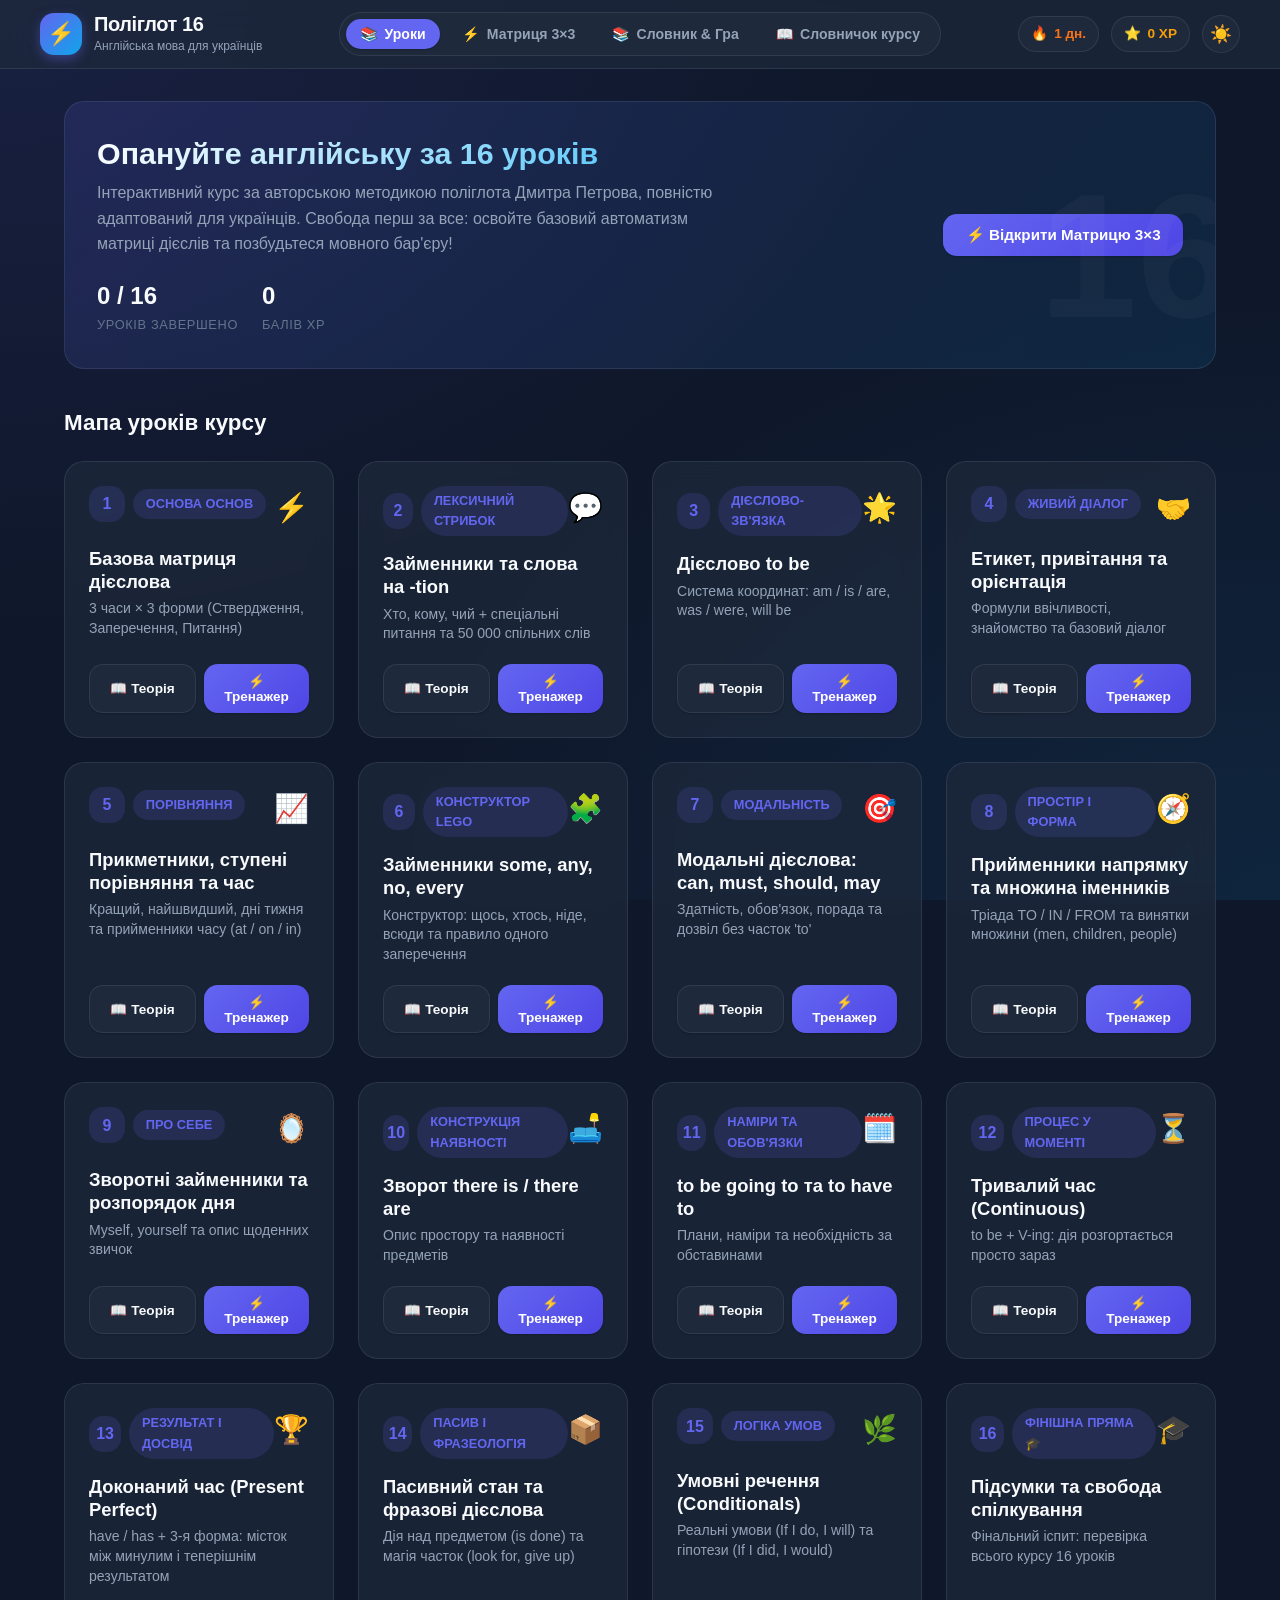
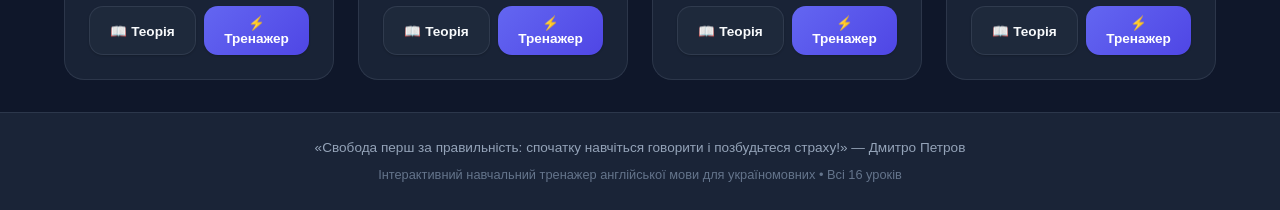
<file: index.html>
<!DOCTYPE html>
<html lang="uk" data-theme="dark">
<head>
  <meta charset="UTF-8">
  <meta name="viewport" content="width=device-width, initial-scale=1.0, viewport-fit=cover">
  <!-- Primary Meta Tags -->
  <title>Поліглот 16 | Англійська за 16 уроків (Метод Дмитра Петрова)</title>
  <meta name="title" content="Поліглот 16 | Англійська за 16 уроків (Метод Дмитра Петрова)">
  <meta name="description" content="Інтерактивна гра та курс англійської мови для українців: 16 уроків, матриця дієслів 3×3, квізи, озвучення та академічний словник на 78 000+ слів.">

  <!-- Open Graph / Facebook / Telegram / Viber / WhatsApp -->
  <meta property="og:type" content="website">
  <meta property="og:url" content="https://english.lexis.blog/">
  <meta property="og:site_name" content="Поліглот 16">
  <meta property="og:title" content="Поліглот 16 | Англійська мова для українців">
  <meta property="og:description" content="16 інтерактивних уроків, візуальна матриця дієслів 3×3, тренажери, озвучення та великий академічний словник (78 000+ слів).">
  <meta property="og:image" content="https://english.lexis.blog/og-image.jpg">
  <meta property="og:image:secure_url" content="https://english.lexis.blog/og-image.jpg">
  <meta property="og:image:type" content="image/jpeg">
  <meta property="og:image:width" content="1376">
  <meta property="og:image:height" content="768">
  <meta property="og:image:alt" content="Поліглот 16 — Англійська мова для українців">

  <!-- Twitter / X -->
  <meta name="twitter:card" content="summary_large_image">
  <meta name="twitter:url" content="https://english.lexis.blog/">
  <meta name="twitter:title" content="Поліглот 16 | Англійська мова для українців">
  <meta name="twitter:description" content="16 інтерактивних уроків, візуальна матриця дієслів 3×3, тренажери, озвучення та великий академічний словник (78 000+ слів).">
  <meta name="twitter:image" content="https://english.lexis.blog/og-image.jpg">

  <!-- Favicon & Icons -->
  <link rel="icon" type="image/svg+xml" href="./favicon.svg">
  <link rel="alternate icon" type="image/png" sizes="32x32" href="./favicon-32x32.png">
  <link rel="alternate icon" href="./favicon.ico">
  <link rel="apple-touch-icon" sizes="180x180" href="./apple-touch-icon.png">
  <meta name="theme-color" content="#4f46e5">

  <!-- Application Styles -->
  <link rel="stylesheet" href="./src/css/style.css">
</head>
<body>

  <!-- ========================================================================
       Header
       ======================================================================== -->
  <header class="app-header">
    <div class="header-container">
      <div class="header-top-bar">
        <div class="logo-group" id="app-logo">
          <div class="logo-icon">⚡</div>
          <div class="logo-text">
            <h1>Поліглот 16</h1>
            <span class="logo-subtitle">Англійська мова для українців</span>
          </div>
        </div>

        <div class="header-stats">
          <div class="stat-pill streak" title="Поточна серія активності">
            <span>🔥</span> <span id="header-streak-val">1 дн.</span>
          </div>
          <div class="stat-pill xp" title="Зароблені бали досвіду">
            <span>⭐</span> <span id="header-xp-val">0 XP</span>
          </div>
          <button class="icon-btn" id="theme-toggle-btn" title="Перемкнути тему">
            ☀️
          </button>
        </div>
      </div>

      <nav class="nav-links">
        <button class="nav-btn active" data-target="screen-dashboard">
          <span>📚</span> Уроки
        </button>
        <button class="nav-btn" data-target="screen-matrix">
          <span>⚡</span> Матриця 3×3
        </button>
        <button class="nav-btn" data-target="screen-big-dict">
          <span>📚</span> Словник & Гра
        </button>
        <button class="nav-btn" data-target="screen-dictionary">
          <span>📖</span> Словничок курсу
        </button>
      </nav>
    </div>
  </header>

  <!-- ========================================================================
       Main Content Container
       ======================================================================== -->
  <main class="app-main">

    <!-- ----------------------------------------------------------------------
         Screen 1: Dashboard / Lessons Map
         ---------------------------------------------------------------------- -->
    <section id="screen-dashboard" class="screen active">
      <div class="hero-banner">
        <div class="hero-content">
          <h2>Опануйте англійську за 16 уроків</h2>
          <p>
            Інтерактивний курс за авторською методикою поліглота Дмитра Петрова, повністю адаптований для українців. Свобода перш за все: освойте базовий автоматизм матриці дієслів та позбудьтеся мовного бар'єру!
          </p>
          <div class="hero-stats">
            <div class="hero-stat-item">
              <span class="hero-stat-val" id="hero-completed-count">0 / 16</span>
              <span class="hero-stat-label">Уроків завершено</span>
            </div>
            <div class="hero-stat-item">
              <span class="hero-stat-val" id="hero-total-xp">0</span>
              <span class="hero-stat-label">Балів XP</span>
            </div>
          </div>
        </div>
        <div class="hero-actions">
          <button class="btn btn-primary" onclick="app.showScreen('screen-matrix')">
            ⚡ Відкрити Матрицю 3×3
          </button>
        </div>
      </div>

      <div class="section-header">
        <h2 class="section-title">Мапа уроків курсу</h2>
      </div>

      <div class="lessons-grid" id="lessons-grid">
        <!-- Rendered dynamically via app.js -->
      </div>
    </section>

    <!-- ----------------------------------------------------------------------
         Screen 2: Lesson Theory View (Markdown Viewer)
         ---------------------------------------------------------------------- -->
    <section id="screen-theory" class="screen">
      <div class="theory-container">
        <div class="theory-header-nav">
          <button class="btn btn-secondary" id="theory-back-btn">
            ← Назад до списку
          </button>
          <button class="btn btn-primary" id="theory-start-quiz-btn">
            ⚡ Почати тренажер до уроку
          </button>
        </div>

        <article class="markdown-body" id="theory-content">
          <!-- Rendered dynamically from content/lesson_XX.md -->
        </article>

        <div class="theory-actions">
          <button class="btn btn-secondary" onclick="app.showScreen('screen-dashboard')">
            ← До мапи уроків
          </button>
          <button class="btn btn-success" onclick="if(app.currentLesson) app.startQuizForLesson(app.currentLesson)">
            🚀 Перейти до запитань тренажера
          </button>
        </div>
      </div>
    </section>

    <!-- ----------------------------------------------------------------------
         Screen 3: Interactive Quiz Game Screen
         ---------------------------------------------------------------------- -->
    <section id="screen-quiz" class="screen">
      <div class="quiz-wrapper">
        <div class="quiz-progress-bar-wrap">
          <div class="quiz-meta-row">
            <span class="badge-tag" id="quiz-lesson-badge">Урок 1</span>
            <span id="quiz-counter-text" style="color:var(--text-secondary)">Питання 1 з 10</span>
            <button class="btn btn-secondary" id="quiz-exit-btn" style="padding:0.3rem 0.8rem; font-size:0.8rem;">
              ✕ Вийти
            </button>
          </div>
          <div class="quiz-progress-track">
            <div class="quiz-progress-fill" id="quiz-progress-fill"></div>
          </div>
        </div>

        <div class="quiz-card">
          <div class="quiz-question-header">
            <span class="badge-tag" id="quiz-cat-badge">Переклад</span>
            <button class="audio-btn" id="quiz-audio-btn" title="Прослухати фразу англійською">
              🔊
            </button>
          </div>

          <h3 class="quiz-question-text" id="quiz-question-text">
            Текст запитання завантажується...
          </h3>

          <div class="options-list" id="quiz-options-list">
            <!-- Rendered dynamically via quizEngine -->
          </div>

          <div class="quiz-feedback" id="quiz-feedback">
            <!-- Correct / incorrect banner and rule explanation -->
          </div>

          <div class="quiz-actions">
            <button class="btn btn-primary" id="quiz-next-btn" style="display:none;">
              Наступне питання →
            </button>
          </div>
        </div>
      </div>
    </section>

    <!-- ----------------------------------------------------------------------
         Screen 4: Results Summary Screen
         ---------------------------------------------------------------------- -->
    <section id="screen-result" class="screen">
      <div class="result-card">
        <div class="result-badge-anim" id="result-badge-anim">🏆</div>
        <h2 id="result-title">Урок завершено!</h2>
        <div class="result-score-circle" id="result-score-circle">100%</div>
        
        <div class="result-stats-row">
          <div class="result-stat-col">
            <span class="result-stat-num" id="result-correct-count">10 з 10</span>
            <span class="result-stat-lbl">Правильних</span>
          </div>
          <div class="result-stat-col">
            <span class="result-stat-num" id="result-xp-earned">+100 XP</span>
            <span class="result-stat-lbl">Досвід</span>
          </div>
        </div>

        <div class="result-actions">
          <button class="btn btn-primary" id="res-retry-btn">
            🔄 Спробувати ще раз
          </button>
          <button class="btn btn-outline" id="res-review-mistakes-btn" style="display:none;">
            ⚡ Робота над помилками
          </button>
          <button class="btn btn-secondary" id="res-back-dashboard-btn">
            ← До мапи уроків
          </button>
        </div>
      </div>
    </section>

    <!-- ----------------------------------------------------------------------
         Screen 5: Verb Matrix Interactive Tool
         ---------------------------------------------------------------------- -->
    <section id="screen-matrix" class="screen">
      <div class="section-header">
        <div>
          <h2 class="section-title">⚡ Інтерактивна Матриця Дієслова (3×3)</h2>
          <p style="color:var(--text-secondary); font-size:0.95rem;">
            Оберіть дієслово та займенник, щоб миттєво побачити всі 9 базових форм англійської мови. Натисніть на будь-яку клітинку для озвучення!
          </p>
        </div>
      </div>

      <div class="matrix-tool-wrap">
        <div class="matrix-controls">
          <div class="verb-select-wrap">
            <label for="matrix-verb-select" style="font-weight:700;">Дієслово:</label>
            <select id="matrix-verb-select" class="custom-select">
              <!-- Options populated dynamically -->
            </select>
          </div>

          <div style="display:flex; align-items:center; gap:0.5rem; flex-wrap:wrap;">
            <span style="font-weight:700; font-size:0.9rem;">Особа:</span>
            <div class="pronoun-buttons" id="matrix-pronouns-wrap">
              <!-- Pronoun toggles -->
            </div>
          </div>
        </div>

        <div id="matrix-grid-container">
          <!-- 3x3 table rendered dynamically -->
        </div>
      </div>
    </section>

    <!-- ----------------------------------------------------------------------
         Screen 6: Dictionary & Flashcards
         ---------------------------------------------------------------------- -->
    <section id="screen-dictionary" class="screen">
      <div class="section-header">
        <div>
          <h2 class="section-title">📖 Словничок курсу</h2>
          <p style="color:var(--text-secondary); font-size:0.95rem;">
            Ключові слова та вирази з усіх 16 уроків з транскрипцією та вимовою.
          </p>
        </div>
      </div>

      <div class="dict-filter-bar">
        <input type="text" id="dict-search-input" class="search-input" placeholder="🔍 Пошук слова українською або англійською...">
      </div>

      <div class="words-grid" id="dictionary-grid">
        <!-- Rendered dynamically -->
      </div>
    </section>

    <!-- ----------------------------------------------------------------------
         Screen 7: Big Bilingual Dictionary & Word Guess Game
         ---------------------------------------------------------------------- -->
    <section id="screen-big-dict" class="screen">
      <div class="section-header">
        <div>
          <h2 class="section-title">📚 Великий Англо-Український Словник (78 000+ слів) & Гра</h2>
          <p style="color:var(--text-secondary); font-size:0.95rem;">
            Фундаментальний академічний словник за редакцією М. І. Балли. Повнотекстовий двомовний пошук, озвучення слів та інтерактивна гра-тренажер.
          </p>
        </div>
      </div>

      <!-- Subtabs Navigation -->
      <div class="subtabs-nav">
        <button class="dict-subtab-btn active" data-subtab="dict">
          📖 Пошук у словнику
        </button>
        <button class="dict-subtab-btn" data-subtab="game">
          🎮 Гра «Відгадай слово»
        </button>
      </div>

      <!-- Subtab 1: Dictionary Search & Browse -->
      <div id="subtab-content-dict">
        <div class="dict-direction-wrap">
          <span style="font-weight:700; font-size:0.9rem; color:var(--text-secondary);">Напрямок перекладу:</span>
          <button class="dict-dir-btn active" data-dir="en_to_ua">
            🇬🇧 → 🇺🇦 Англо-український
          </button>
          <button class="dict-dir-btn" data-dir="ua_to_en">
            🇺🇦 → 🇬🇧 Українсько-англійський
          </button>
        </div>

        <div class="dict-filter-bar">
          <input type="text" id="big-dict-search-input" class="search-input" placeholder="🔍 Пошук за англійським словом (наприклад: friend, life, open)...">
        </div>

        <!-- Alphabet ribbon -->
        <div class="alphabet-ribbon" id="dict-alphabet-ribbon">
          <!-- Rendered dynamically -->
        </div>

        <div class="dict-meta-bar">
          <span id="dict-results-count">Завантаження слів...</span>
        </div>

        <div class="big-dict-grid" id="big-dictionary-grid">
          <!-- Word cards rendered dynamically -->
        </div>

        <div class="pagination-controls" id="dict-pagination-controls" style="display:none;">
          <button class="btn btn-secondary" id="dict-prev-page-btn">← Попередня</button>
          <span id="dict-page-number" style="font-weight:700; color:var(--text-secondary);">Сторінка 1</span>
          <button class="btn btn-secondary" id="dict-next-page-btn">Наступна →</button>
        </div>
      </div>

      <!-- Subtab 2: Word Guessing Game -->
      <div id="subtab-content-game" style="display:none;">
        <!-- Setup Panel -->
        <div class="game-setup-box" id="game-setup-panel">
          <div style="font-size:3.5rem; margin-bottom:1rem;">🎯</div>
          <h2>Тренажер: Гра «Відгадай слово»</h2>
          <p style="color:var(--text-secondary); margin-top:0.5rem;">
            Тренуйте свій словниковий запас! Обирайте напрямок та відгадуйте правильний переклад серед 4 варіантів.
          </p>

          <div class="game-setup-options">
            <div>
              <label for="game-mode-select" style="font-weight:700; display:block; margin-bottom:0.5rem;">Напрямок гри:</label>
              <select id="game-mode-select" class="custom-select" style="width:100%;">
                <option value="en_to_ua">🇬🇧 → 🇺🇦 Відгадати український переклад (за англійським словом)</option>
                <option value="ua_to_en">🇺🇦 → 🇬🇧 Відгадати англійське слово (за українським значенням)</option>
                <option value="random">🔀 Змішаний режим (випадковий напрямок кожного слова)</option>
              </select>
            </div>

            <div>
              <label for="game-count-select" style="font-weight:700; display:block; margin-bottom:0.5rem;">Кількість слів у раунді:</label>
              <select id="game-count-select" class="custom-select" style="width:100%;">
                <option value="10">10 слів (швидкий раунд)</option>
                <option value="20" selected>20 слів (стандарт)</option>
                <option value="30">30 слів (глибоке тренування)</option>
              </select>
            </div>
          </div>

          <button class="btn btn-primary" id="start-word-game-btn" style="width:100%; padding:0.9rem; font-size:1.1rem;">
            🚀 Почати гру
          </button>
        </div>

        <!-- Arena Panel -->
        <div class="game-arena-card" id="game-arena-panel" style="display:none;">
          <div class="quiz-progress-bar-wrap">
            <div class="quiz-meta-row">
              <span class="badge-tag" id="wg-round-badge">Слово 1 з 10</span>
              <span id="wg-score-text" style="color:var(--text-primary); font-weight:800;">Бали: 0</span>
              <span id="wg-combo-text" style="color:#f97316; font-weight:800;"></span>
            </div>
            <div class="quiz-progress-track">
              <div class="quiz-progress-fill" id="wg-progress-fill"></div>
            </div>
          </div>

          <div class="game-prompt-box">
            <div class="game-direction-title" id="wg-direction-title">
              🇬🇧 Відгадайте український переклад:
            </div>
            <div style="display:flex; align-items:center; justify-content:center; gap:0.75rem;">
              <h1 class="game-prompt-word" id="wg-prompt-word">friend</h1>
              <button class="audio-btn" id="wg-audio-btn" title="Прослухати вимову">🔊</button>
            </div>
            <div class="game-prompt-hint" id="wg-hint-text">[frend]</div>
          </div>

          <div class="game-options-grid" id="wg-options-grid">
            <!-- 4 Choice buttons rendered dynamically -->
          </div>

          <div class="game-feedback" id="wg-feedback">
            <!-- Feedback card -->
          </div>

          <div class="quiz-actions">
            <button class="btn btn-primary" id="game-next-round-btn" style="display:none;">
              Наступне слово →
            </button>
          </div>
        </div>

        <!-- Results Panel -->
        <div class="result-card" id="game-results-panel" style="display:none;">
          <div class="result-badge-anim" id="wg-result-icon">🏆</div>
          <h2>Раунд завершено!</h2>
          <div class="result-score-circle" id="wg-result-percent">100%</div>
          
          <div class="result-stats-row">
            <div class="result-stat-col">
              <span class="result-stat-num" id="wg-result-correct">10 з 10</span>
              <span class="result-stat-lbl">Правильно</span>
            </div>
            <div class="result-stat-col">
              <span class="result-stat-num" id="wg-result-combo">x5</span>
              <span class="result-stat-lbl">Серія (Combo)</span>
            </div>
            <div class="result-stat-col">
              <span class="result-stat-num" id="wg-result-xp">+120 XP</span>
              <span class="result-stat-lbl">Досвід</span>
            </div>
          </div>

          <div class="result-actions">
            <button class="btn btn-primary" id="game-retry-btn">
              🔄 Грати ще один раунд
            </button>
            <button class="btn btn-outline" id="game-review-mistakes-btn" style="display:none;">
              ⚡ Повторити помилки
            </button>
            <button class="btn btn-secondary" onclick="app.dictController.switchSubTab('dict')">
              📖 Перейти до словника
            </button>
          </div>
        </div>
      </div>
    </section>

  </main>

  <!-- ========================================================================
       Footer
       ======================================================================== -->
  <footer class="app-footer">
    <p>
      «Свобода перш за правильність: спочатку навчіться говорити і позбудьтеся страху!» — Дмитро Петров
    </p>
    <p style="margin-top:0.4rem; font-size:0.8rem; color:var(--text-muted);">
      Інтерактивний навчальний тренажер англійської мови для україномовних • Всі 16 уроків
    </p>
  </footer>

  <!-- Application Logic (ES Module) -->
  <script type="module" src="./src/js/app.js"></script>
</body>
</html>
</file>
<file: src/css/style.css>
/* ==========================================================================
   Design System & Theme Tokens - English 16 Lessons Game (Petrov Method)
   ========================================================================== */

:root {
  --font-heading: 'Outfit', -apple-system, BlinkMacSystemFont, 'Segoe UI', Roboto, sans-serif;
  --font-body: 'Plus Jakarta Sans', -apple-system, BlinkMacSystemFont, 'Segoe UI', Roboto, sans-serif;

  /* Color Palette - Vibrant Dark / Indigo / Emerald */
  --bg-primary: #0f172a;
  --bg-secondary: #1e293b;
  --bg-card: rgba(30, 41, 59, 0.75);
  --bg-card-hover: rgba(51, 65, 85, 0.85);
  --bg-input: #334155;
  --border-color: rgba(148, 163, 184, 0.15);
  --border-focus: #6366f1;

  --text-primary: #f8fafc;
  --text-secondary: #94a3b8;
  --text-muted: #64748b;
  --text-accent: #38bdf8;

  --primary: #6366f1;
  --primary-hover: #4f46e5;
  --primary-light: rgba(99, 102, 241, 0.15);
  --secondary: #0ea5e9;
  --accent: #f59e0b;
  --success: #10b981;
  --success-light: rgba(16, 185, 129, 0.15);
  --danger: #ef4444;
  --danger-light: rgba(239, 68, 68, 0.15);

  --shadow-sm: 0 1px 2px rgba(0, 0, 0, 0.2);
  --shadow-md: 0 4px 6px -1px rgba(0, 0, 0, 0.3), 0 2px 4px -2px rgba(0, 0, 0, 0.3);
  --shadow-lg: 0 10px 15px -3px rgba(0, 0, 0, 0.4), 0 4px 6px -4px rgba(0, 0, 0, 0.4);
  --shadow-glow: 0 0 25px rgba(99, 102, 241, 0.35);

  --radius-sm: 8px;
  --radius-md: 14px;
  --radius-lg: 20px;
  --radius-full: 9999px;

  --transition: all 0.25s cubic-bezier(0.4, 0, 0.2, 1);
}

/* Light Theme Variables */
[data-theme="light"] {
  --bg-primary: #f1f5f9;
  --bg-secondary: #ffffff;
  --bg-card: rgba(255, 255, 255, 0.85);
  --bg-card-hover: rgba(248, 250, 252, 0.95);
  --bg-input: #e2e8f0;
  --border-color: rgba(148, 163, 184, 0.3);
  --border-focus: #4f46e5;

  --text-primary: #0f172a;
  --text-secondary: #475569;
  --text-muted: #94a3b8;
  --text-accent: #0284c7;

  --primary: #4f46e5;
  --primary-hover: #4338ca;
  --primary-light: rgba(79, 70, 229, 0.1);
  --secondary: #0284c7;
  --accent: #d97706;
  --success: #059669;
  --success-light: rgba(5, 150, 105, 0.1);
  --danger: #dc2626;
  --danger-light: rgba(220, 38, 38, 0.1);

  --shadow-sm: 0 1px 2px rgba(0, 0, 0, 0.05);
  --shadow-md: 0 4px 6px -1px rgba(0, 0, 0, 0.08);
  --shadow-lg: 0 10px 15px -3px rgba(0, 0, 0, 0.1);
  --shadow-glow: 0 0 20px rgba(79, 70, 229, 0.2);
}

/* ==========================================================================
   Global Reset & Base
   ========================================================================== */

html {
  box-sizing: border-box;
  width: 100%;
  max-width: 100vw;
  overflow-x: hidden;
  -webkit-text-size-adjust: 100%;
}

*, *:before, *:after {
  margin: 0;
  padding: 0;
  box-sizing: inherit;
}

body {
  font-family: var(--font-body);
  background-color: var(--bg-primary);
  color: var(--text-primary);
  line-height: 1.6;
  min-height: 100vh;
  width: 100%;
  max-width: 100%;
  overflow-x: hidden;
  position: relative;
  display: flex;
  flex-direction: column;
  background-image: 
    radial-gradient(at 0% 0%, rgba(99, 102, 241, 0.12) 0px, transparent 50%),
    radial-gradient(at 100% 100%, rgba(14, 165, 233, 0.1) 0px, transparent 50%);
  background-attachment: fixed;
  transition: background-color 0.3s ease, color 0.3s ease;
  -webkit-font-smoothing: antialiased;
}

h1, h2, h3, h4, h5, h6 {
  font-family: var(--font-heading);
  font-weight: 700;
  line-height: 1.25;
  color: var(--text-primary);
}

a {
  color: var(--primary);
  text-decoration: none;
  transition: var(--transition);
}

button {
  font-family: var(--font-body);
  cursor: pointer;
  border: none;
  background: none;
  outline: none;
  transition: var(--transition);
}

/* ==========================================================================
   Header & Navigation
   ========================================================================== */

.app-header {
  position: sticky;
  top: 0;
  z-index: 100;
  background: var(--bg-card);
  backdrop-filter: blur(12px);
  -webkit-backdrop-filter: blur(12px);
  border-bottom: 1px solid var(--border-color);
  padding: 0.75rem 1.5rem;
}

.header-container {
  max-width: 1200px;
  margin: 0 auto;
  display: flex;
  align-items: center;
  justify-content: space-between;
  gap: 1rem;
}

.header-top-bar {
  display: contents;
}

.logo-group {
  order: 1;
  display: flex;
  align-items: center;
  gap: 0.75rem;
  cursor: pointer;
}

.logo-icon {
  width: 42px;
  height: 42px;
  background: linear-gradient(135deg, var(--primary), var(--secondary));
  border-radius: var(--radius-md);
  display: flex;
  align-items: center;
  justify-content: center;
  font-size: 1.4rem;
  color: #fff;
  box-shadow: 0 4px 12px rgba(99, 102, 241, 0.4);
}

.logo-text h1 {
  font-size: 1.25rem;
  font-weight: 800;
  letter-spacing: -0.02em;
}

.logo-text span {
  font-size: 0.75rem;
  color: var(--text-secondary);
  font-weight: 500;
  display: block;
}

.nav-links {
  order: 2;
  display: flex;
  align-items: center;
  gap: 0.5rem;
  background: var(--bg-secondary);
  padding: 0.35rem;
  border-radius: var(--radius-full);
  border: 1px solid var(--border-color);
}

.nav-btn {
  display: flex;
  align-items: center;
  gap: 0.4rem;
  padding: 0.45rem 0.9rem;
  border-radius: var(--radius-full);
  font-size: 0.88rem;
  font-weight: 600;
  color: var(--text-secondary);
  transition: var(--transition);
}

.nav-btn:hover {
  color: var(--text-primary);
  background: rgba(255, 255, 255, 0.05);
}

.nav-btn.active {
  background: var(--primary);
  color: #fff;
  box-shadow: var(--shadow-sm);
}

.header-stats {
  order: 3;
  display: flex;
  align-items: center;
  gap: 0.75rem;
}

.stat-pill {
  display: flex;
  align-items: center;
  gap: 0.4rem;
  background: var(--bg-secondary);
  border: 1px solid var(--border-color);
  padding: 0.4rem 0.75rem;
  border-radius: var(--radius-full);
  font-size: 0.85rem;
  font-weight: 700;
  color: var(--text-primary);
}

.stat-pill.xp {
  color: var(--accent);
}

.stat-pill.streak {
  color: #f97316;
}

.icon-btn {
  width: 38px;
  height: 38px;
  display: flex;
  align-items: center;
  justify-content: center;
  border-radius: var(--radius-full);
  background: var(--bg-secondary);
  border: 1px solid var(--border-color);
  color: var(--text-primary);
  font-size: 1.1rem;
}

.icon-btn:hover {
  background: var(--primary-light);
  color: var(--primary);
  border-color: var(--primary);
}

/* ==========================================================================
   Main Container & Screens
   ========================================================================== */

.app-main {
  flex: 1;
  max-width: 1200px;
  width: 100%;
  margin: 0 auto;
  padding: 2rem 1.5rem;
}

.screen {
  display: none;
  animation: fadeIn 0.3s ease-out;
}

.screen.active {
  display: block;
}

@keyframes fadeIn {
  from { opacity: 0; transform: translateY(8px); }
  to { opacity: 1; transform: translateY(0); }
}

/* ==========================================================================
   Hero Section & Progress Banner
   ========================================================================== */

.hero-banner {
  background: linear-gradient(135deg, rgba(99, 102, 241, 0.15), rgba(14, 165, 233, 0.1));
  border: 1px solid var(--border-color);
  border-radius: var(--radius-lg);
  padding: 2rem;
  margin-bottom: 2.5rem;
  display: flex;
  justify-content: space-between;
  align-items: center;
  gap: 2rem;
  position: relative;
  overflow: hidden;
}

.hero-banner::after {
  content: "16";
  position: absolute;
  right: -20px;
  bottom: -30px;
  font-size: 11rem;
  font-family: var(--font-heading);
  font-weight: 900;
  color: rgba(255, 255, 255, 0.03);
  pointer-events: none;
}

.hero-content h2 {
  font-size: 1.9rem;
  margin-bottom: 0.5rem;
  background: linear-gradient(135deg, #fff, var(--text-accent));
  -webkit-background-clip: text;
  -webkit-text-fill-color: transparent;
}

[data-theme="light"] .hero-content h2 {
  background: linear-gradient(135deg, var(--primary), var(--secondary));
  -webkit-background-clip: text;
  -webkit-text-fill-color: transparent;
}

.hero-content p {
  color: var(--text-secondary);
  font-size: 1rem;
  max-width: 650px;
  margin-bottom: 1.25rem;
}

.hero-stats {
  display: flex;
  gap: 1.5rem;
  align-items: center;
}

.hero-stat-item {
  display: flex;
  flex-direction: column;
}

.hero-stat-val {
  font-size: 1.5rem;
  font-weight: 800;
  color: var(--text-primary);
  font-family: var(--font-heading);
}

.hero-stat-label {
  font-size: 0.8rem;
  color: var(--text-muted);
  text-transform: uppercase;
  letter-spacing: 0.05em;
}

.hero-actions {
  display: flex;
  gap: 0.75rem;
}

.btn {
  display: inline-flex;
  align-items: center;
  justify-content: center;
  gap: 0.5rem;
  padding: 0.75rem 1.4rem;
  border-radius: var(--radius-md);
  font-size: 0.95rem;
  font-weight: 700;
  transition: var(--transition);
  box-shadow: var(--shadow-sm);
}

.btn-primary {
  background: linear-gradient(135deg, var(--primary), var(--primary-hover));
  color: #fff;
}

.btn-primary:hover {
  transform: translateY(-2px);
  box-shadow: var(--shadow-glow);
}

.btn-secondary {
  background: var(--bg-secondary);
  border: 1px solid var(--border-color);
  color: var(--text-primary);
}

.btn-secondary:hover {
  background: var(--bg-card-hover);
  border-color: var(--text-secondary);
}

.btn-success {
  background: linear-gradient(135deg, var(--success), #059669);
  color: #fff;
}

.btn-outline {
  border: 1px solid var(--primary);
  color: var(--primary);
}

.btn-outline:hover {
  background: var(--primary-light);
}

/* ==========================================================================
   Lessons Grid
   ========================================================================== */

.section-header {
  display: flex;
  justify-content: space-between;
  align-items: center;
  margin-bottom: 1.5rem;
}

.section-title {
  font-size: 1.4rem;
}

.lessons-grid {
  display: grid;
  grid-template-columns: repeat(auto-fill, minmax(270px, 1fr));
  gap: 1.5rem;
}

.lesson-card {
  background: var(--bg-card);
  backdrop-filter: blur(10px);
  -webkit-backdrop-filter: blur(10px);
  border: 1px solid var(--border-color);
  border-radius: var(--radius-lg);
  padding: 1.5rem;
  display: flex;
  flex-direction: column;
  justify-content: space-between;
  transition: var(--transition);
  position: relative;
  overflow: hidden;
}

.lesson-card:hover {
  transform: translateY(-4px);
  border-color: var(--primary);
  box-shadow: var(--shadow-md);
  background: var(--bg-card-hover);
}

.lesson-card.completed {
  border-color: rgba(16, 185, 129, 0.4);
}

.lesson-card.completed::before {
  content: "✓ ЗАВЕРШЕНО";
  position: absolute;
  top: 10px;
  right: -25px;
  background: var(--success);
  color: #fff;
  font-size: 0.65rem;
  font-weight: 800;
  padding: 3px 30px;
  transform: rotate(45deg);
  box-shadow: 0 2px 4px rgba(0,0,0,0.2);
}

.card-top {
  display: flex;
  justify-content: space-between;
  align-items: flex-start;
  margin-bottom: 1rem;
}

.lesson-number-badge {
  display: flex;
  align-items: center;
  gap: 0.5rem;
}

.num-circle {
  width: 36px;
  height: 36px;
  border-radius: var(--radius-md);
  background: var(--primary-light);
  color: var(--primary);
  display: flex;
  align-items: center;
  justify-content: center;
  font-weight: 800;
  font-size: 1rem;
}

.lesson-card.completed .num-circle {
  background: var(--success-light);
  color: var(--success);
}

.lesson-icon {
  font-size: 1.75rem;
}

.card-body h3 {
  font-size: 1.15rem;
  margin-bottom: 0.4rem;
}

.card-body p {
  color: var(--text-secondary);
  font-size: 0.88rem;
  line-height: 1.4;
  margin-bottom: 1.25rem;
}

.card-footer {
  display: flex;
  gap: 0.5rem;
  margin-top: auto;
}

.card-footer .btn {
  flex: 1;
  padding: 0.55rem 0.75rem;
  font-size: 0.85rem;
}

/* ==========================================================================
   Theory View (Markdown Article)
   ========================================================================== */

.theory-container {
  background: var(--bg-card);
  backdrop-filter: blur(12px);
  border: 1px solid var(--border-color);
  border-radius: var(--radius-lg);
  padding: 2.5rem;
  max-width: 900px;
  margin: 0 auto;
  box-shadow: var(--shadow-lg);
}

.theory-header-nav {
  display: flex;
  justify-content: space-between;
  align-items: center;
  margin-bottom: 2rem;
  padding-bottom: 1rem;
  border-bottom: 1px solid var(--border-color);
}

.markdown-body {
  color: var(--text-primary);
  font-size: 1.05rem;
  line-height: 1.75;
}

.markdown-body h1 {
  font-size: 2.2rem;
  margin-bottom: 1rem;
  color: var(--text-primary);
}

.markdown-body h2 {
  font-size: 1.5rem;
  margin-top: 2rem;
  margin-bottom: 0.75rem;
  color: var(--text-accent);
  border-bottom: 1px solid var(--border-color);
  padding-bottom: 0.4rem;
}

.markdown-body h3 {
  font-size: 1.2rem;
  margin-top: 1.5rem;
  margin-bottom: 0.5rem;
}

.markdown-body p {
  margin-bottom: 1.2rem;
}

.markdown-body blockquote {
  background: var(--primary-light);
  border-left: 4px solid var(--primary);
  padding: 1rem 1.25rem;
  margin: 1.5rem 0;
  border-radius: 0 var(--radius-md) var(--radius-md) 0;
  font-style: italic;
  color: var(--text-primary);
}

.markdown-body table {
  width: 100%;
  border-collapse: collapse;
  margin: 1.5rem 0;
  border-radius: var(--radius-md);
  overflow: hidden;
  box-shadow: var(--shadow-sm);
  background: var(--bg-secondary);
}

.markdown-body th, 
.markdown-body td {
  padding: 0.9rem 1.1rem;
  text-align: left;
  border-bottom: 1px solid var(--border-color);
}

.markdown-body th {
  background: rgba(99, 102, 241, 0.2);
  font-weight: 700;
  color: var(--text-primary);
}

.markdown-body tr:last-child td {
  border-bottom: none;
}

.markdown-body tr:hover td {
  background: rgba(255, 255, 255, 0.03);
}

.markdown-body code {
  background: var(--bg-input);
  color: var(--text-accent);
  padding: 0.2rem 0.45rem;
  border-radius: var(--radius-sm);
  font-size: 0.95em;
  font-family: monospace;
}

.markdown-body ul, .markdown-body ol {
  margin: 1rem 0 1.5rem 1.5rem;
}

.markdown-body li {
  margin-bottom: 0.5rem;
}

.theory-actions {
  display: flex;
  justify-content: space-between;
  align-items: center;
  margin-top: 3rem;
  padding-top: 1.5rem;
  border-top: 1px solid var(--border-color);
}

/* ==========================================================================
   Quiz / Interactive Game Screen
   ========================================================================== */

.quiz-wrapper {
  max-width: 760px;
  margin: 0 auto;
}

.quiz-progress-bar-wrap {
  margin-bottom: 1.5rem;
}

.quiz-meta-row {
  display: flex;
  justify-content: space-between;
  align-items: center;
  margin-bottom: 0.6rem;
  font-size: 0.9rem;
  font-weight: 700;
}

.quiz-progress-track {
  height: 10px;
  background: var(--bg-secondary);
  border-radius: var(--radius-full);
  overflow: hidden;
  border: 1px solid var(--border-color);
}

.quiz-progress-fill {
  height: 100%;
  background: linear-gradient(90deg, var(--primary), var(--secondary));
  border-radius: var(--radius-full);
  width: 0%;
  transition: width 0.3s ease;
}

.quiz-card {
  background: var(--bg-card);
  backdrop-filter: blur(14px);
  -webkit-backdrop-filter: blur(14px);
  border: 1px solid var(--border-color);
  border-radius: var(--radius-lg);
  padding: 2.25rem;
  box-shadow: var(--shadow-lg);
  position: relative;
}

.quiz-question-header {
  display: flex;
  justify-content: space-between;
  align-items: center;
  margin-bottom: 1.25rem;
}

.badge-tag {
  background: var(--primary-light);
  color: var(--primary);
  padding: 0.3rem 0.8rem;
  border-radius: var(--radius-full);
  font-size: 0.8rem;
  font-weight: 700;
  text-transform: uppercase;
}

.audio-btn {
  width: 44px;
  height: 44px;
  border-radius: var(--radius-full);
  background: var(--primary);
  color: #fff;
  display: flex;
  align-items: center;
  justify-content: center;
  font-size: 1.25rem;
  box-shadow: 0 4px 10px rgba(99, 102, 241, 0.4);
}

.audio-btn:hover {
  transform: scale(1.08);
}

.quiz-question-text {
  font-size: 1.35rem;
  font-weight: 700;
  line-height: 1.4;
  margin-bottom: 1.75rem;
}

.options-list {
  display: flex;
  flex-direction: column;
  gap: 0.85rem;
  margin-bottom: 1.5rem;
}

.option-btn {
  display: flex;
  align-items: center;
  justify-content: space-between;
  width: 100%;
  padding: 1rem 1.25rem;
  background: var(--bg-secondary);
  border: 2px solid var(--border-color);
  border-radius: var(--radius-md);
  color: var(--text-primary);
  font-size: 1.05rem;
  font-weight: 600;
  text-align: left;
  transition: var(--transition);
}

.option-btn:hover:not(:disabled) {
  border-color: var(--primary);
  background: var(--primary-light);
  transform: translateX(4px);
}

.option-btn.correct {
  background: var(--success-light) !important;
  border-color: var(--success) !important;
  color: var(--success) !important;
}

.option-btn.incorrect {
  background: var(--danger-light) !important;
  border-color: var(--danger) !important;
  color: var(--danger) !important;
}

.option-btn:disabled {
  cursor: default;
}

.quiz-feedback {
  display: none;
  background: var(--bg-secondary);
  border-radius: var(--radius-md);
  padding: 1.25rem;
  margin-bottom: 1.5rem;
  border-left: 5px solid var(--primary);
  animation: slideDown 0.3s ease;
}

.quiz-feedback.show {
  display: block;
}

.quiz-feedback.correct-feedback {
  border-left-color: var(--success);
}

.quiz-feedback.wrong-feedback {
  border-left-color: var(--danger);
}

.feedback-title {
  font-weight: 800;
  margin-bottom: 0.3rem;
  display: flex;
  align-items: center;
  gap: 0.5rem;
}

.quiz-feedback.correct-feedback .feedback-title {
  color: var(--success);
}

.quiz-feedback.wrong-feedback .feedback-title {
  color: var(--danger);
}

.feedback-text {
  font-size: 0.95rem;
  color: var(--text-secondary);
}

.quiz-actions {
  display: flex;
  justify-content: flex-end;
}

@keyframes slideDown {
  from { opacity: 0; transform: translateY(-8px); }
  to { opacity: 1; transform: translateY(0); }
}

/* ==========================================================================
   Results Summary Screen
   ========================================================================== */

.result-card {
  max-width: 550px;
  margin: 2rem auto;
  background: var(--bg-card);
  backdrop-filter: blur(14px);
  border: 1px solid var(--border-color);
  border-radius: var(--radius-lg);
  padding: 2.5rem;
  text-align: center;
  box-shadow: var(--shadow-lg);
}

.result-badge-anim {
  font-size: 4rem;
  margin-bottom: 1rem;
  animation: bounceIn 0.6s cubic-bezier(0.175, 0.885, 0.32, 1.275);
}

.result-score-circle {
  font-size: 3rem;
  font-weight: 900;
  color: var(--primary);
  font-family: var(--font-heading);
  margin: 1rem 0;
}

.result-stats-row {
  display: flex;
  justify-content: center;
  gap: 2rem;
  margin: 1.5rem 0 2rem;
  padding: 1rem 0;
  border-top: 1px solid var(--border-color);
  border-bottom: 1px solid var(--border-color);
}

.result-stat-col {
  display: flex;
  flex-direction: column;
}

.result-stat-num {
  font-size: 1.4rem;
  font-weight: 800;
  color: var(--text-primary);
}

.result-stat-lbl {
  font-size: 0.8rem;
  color: var(--text-muted);
}

.result-actions {
  display: flex;
  flex-direction: column;
  gap: 0.75rem;
}

@keyframes bounceIn {
  0% { transform: scale(0.3); opacity: 0; }
  50% { transform: scale(1.1); }
  70% { transform: scale(0.9); }
  100% { transform: scale(1); opacity: 1; }
}

/* ==========================================================================
   Verb Matrix Interactive Tool
   ========================================================================== */

.matrix-tool-wrap {
  background: var(--bg-card);
  border: 1px solid var(--border-color);
  border-radius: var(--radius-lg);
  padding: 2rem;
  box-shadow: var(--shadow-lg);
}

.matrix-controls {
  display: flex;
  flex-wrap: wrap;
  gap: 1rem;
  align-items: center;
  justify-content: space-between;
  margin-bottom: 2rem;
}

.verb-select-wrap {
  display: flex;
  align-items: center;
  gap: 0.75rem;
}

.custom-select {
  background: var(--bg-secondary);
  color: var(--text-primary);
  border: 1px solid var(--border-color);
  padding: 0.6rem 1.2rem;
  border-radius: var(--radius-md);
  font-size: 1rem;
  font-weight: 600;
  outline: none;
}

.pronoun-buttons {
  display: flex;
  gap: 0.4rem;
  flex-wrap: wrap;
}

.pronoun-btn {
  padding: 0.4rem 0.8rem;
  border-radius: var(--radius-md);
  background: var(--bg-secondary);
  border: 1px solid var(--border-color);
  font-weight: 700;
  font-size: 0.85rem;
  color: var(--text-secondary);
}

.pronoun-btn.active {
  background: var(--primary);
  color: #fff;
  border-color: var(--primary);
}

.matrix-grid {
  display: grid;
  grid-template-columns: 140px repeat(3, 1fr);
  gap: 1rem;
  margin-bottom: 1.5rem;
}

.matrix-header-cell {
  background: rgba(99, 102, 241, 0.2);
  padding: 1rem;
  text-align: center;
  font-weight: 800;
  border-radius: var(--radius-md);
  font-size: 0.95rem;
  display: flex;
  align-items: center;
  justify-content: center;
}

.matrix-row-title {
  background: var(--bg-secondary);
  border: 1px solid var(--border-color);
  display: flex;
  align-items: center;
  justify-content: center;
  font-weight: 800;
  font-size: 1.1rem;
  border-radius: var(--radius-md);
}

.matrix-cell {
  background: var(--bg-secondary);
  border: 1px solid var(--border-color);
  border-radius: var(--radius-md);
  padding: 1.25rem 1rem;
  display: flex;
  flex-direction: column;
  justify-content: center;
  align-items: center;
  text-align: center;
  position: relative;
  transition: var(--transition);
  cursor: pointer;
}

.matrix-cell:hover {
  border-color: var(--primary);
  transform: translateY(-2px);
  box-shadow: var(--shadow-sm);
  background: var(--bg-card-hover);
}

.matrix-cell-en {
  font-size: 1.1rem;
  font-weight: 700;
  color: var(--text-primary);
  margin-bottom: 0.35rem;
}

.matrix-cell-ua {
  font-size: 0.85rem;
  color: var(--text-secondary);
}

.matrix-cell-speak {
  position: absolute;
  top: 6px;
  right: 6px;
  opacity: 0.3;
  font-size: 0.85rem;
}

.matrix-cell:hover .matrix-cell-speak {
  opacity: 1;
}

/* ==========================================================================
   Dictionary & Flashcards
   ========================================================================== */

.dict-filter-bar {
  display: flex;
  gap: 1rem;
  margin-bottom: 1.5rem;
  flex-wrap: wrap;
}

.search-input {
  flex: 1;
  min-width: 240px;
  background: var(--bg-secondary);
  border: 1px solid var(--border-color);
  color: var(--text-primary);
  padding: 0.75rem 1.2rem;
  border-radius: var(--radius-md);
  font-size: 0.95rem;
  outline: none;
}

.search-input:focus {
  border-color: var(--primary);
}

.words-grid {
  display: grid;
  grid-template-columns: repeat(auto-fill, minmax(260px, 1fr));
  gap: 1.25rem;
}

.word-card {
  background: var(--bg-secondary);
  border: 1px solid var(--border-color);
  border-radius: var(--radius-md);
  padding: 1.25rem;
  display: flex;
  flex-direction: column;
  justify-content: space-between;
  transition: var(--transition);
}

.word-card:hover {
  border-color: var(--primary);
  transform: translateY(-3px);
  box-shadow: var(--shadow-sm);
}

.word-card-top {
  display: flex;
  justify-content: space-between;
  align-items: flex-start;
  margin-bottom: 0.5rem;
}

.word-en {
  font-size: 1.2rem;
  font-weight: 800;
  color: var(--text-primary);
}

.word-transcription {
  font-size: 0.85rem;
  color: var(--text-muted);
  font-family: monospace;
}

.word-ua {
  font-size: 1rem;
  color: var(--text-accent);
  font-weight: 600;
  margin: 0.3rem 0;
}

.word-example {
  font-size: 0.85rem;
  color: var(--text-secondary);
  font-style: italic;
  margin-top: 0.5rem;
  border-left: 2px solid var(--border-color);
  padding-left: 0.5rem;
}

/* ==========================================================================
   Footer
   ========================================================================== */

.app-footer {
  margin-top: auto;
  border-top: 1px solid var(--border-color);
  background: var(--bg-card);
  padding: 1.5rem;
  text-align: center;
  font-size: 0.85rem;
  color: var(--text-secondary);
}

/* ==========================================================================
   Responsive Breakpoints
   ========================================================================== */

@media (max-width: 900px) {
  .matrix-grid {
    grid-template-columns: 80px repeat(3, 1fr);
    font-size: 0.9rem;
  }
  .hero-banner {
    flex-direction: column;
    align-items: flex-start;
  }
}

@media (max-width: 640px) {
  /* Header adjustments */
  .app-header {
    padding: 0.5rem 0.75rem;
    width: 100%;
    max-width: 100vw;
    overflow-x: hidden;
  }

  .header-container {
    display: flex;
    flex-direction: column;
    gap: 0.45rem;
    width: 100%;
    max-width: 100%;
  }

  /* Top Row: Logo on Left + Stats (1 дн. ⭐ 0 XP ☀️) on Right on exact same line */
  .header-top-bar {
    display: flex;
    align-items: center;
    justify-content: space-between;
    width: 100%;
    gap: 0.35rem;
  }

  .logo-group {
    order: 1;
    display: flex;
    align-items: center;
    gap: 0.45rem;
    min-width: 0;
    flex-shrink: 0;
  }

  .logo-icon {
    width: 32px;
    height: 32px;
    font-size: 1.05rem;
    border-radius: var(--radius-sm);
    flex-shrink: 0;
  }

  .logo-text h1 {
    font-size: 1.05rem;
    font-weight: 800;
    line-height: 1;
    white-space: nowrap;
  }

  .logo-subtitle,
  .logo-text span {
    display: none !important;
  }

  .header-stats {
    order: 2;
    display: flex;
    align-items: center;
    gap: 0.3rem;
    flex-shrink: 0;
    margin-left: auto;
  }

  .stat-pill {
    display: flex;
    align-items: center;
    gap: 0.2rem;
    padding: 0.25rem 0.45rem;
    border-radius: var(--radius-full);
    font-size: 0.76rem;
    font-weight: 700;
    white-space: nowrap;
  }

  .stat-pill span:first-child {
    font-size: 0.82rem;
  }

  .icon-btn {
    width: 32px;
    height: 32px;
    font-size: 0.95rem;
    border-radius: var(--radius-full);
    flex-shrink: 0;
  }

  /* Bottom Row: Navigation Menu */
  .nav-links {
    order: 2;
    width: 100%;
    max-width: 100%;
    display: flex;
    justify-content: space-between;
    gap: 0.2rem;
    padding: 0.25rem;
    background: var(--bg-secondary);
    border-radius: var(--radius-full);
    overflow-x: auto;
    -webkit-overflow-scrolling: touch;
    scrollbar-width: none;
  }

  .nav-links::-webkit-scrollbar {
    display: none;
  }

  .nav-btn {
    flex: 1;
    padding: 0.38rem 0.25rem;
    font-size: 0.76rem;
    justify-content: center;
    white-space: nowrap;
  }

  /* Main Container */
  .app-main {
    padding: 1.25rem 0.75rem;
    width: 100%;
    max-width: 100%;
    overflow-x: hidden;
  }

  /* Hero Banner */
  .hero-banner {
    padding: 1.25rem 1rem;
    border-radius: var(--radius-md);
    gap: 1rem;
    max-width: 100%;
  }

  .hero-content h2 {
    font-size: 1.35rem;
  }

  .hero-content p {
    font-size: 0.88rem;
  }

  .hero-stats {
    width: 100%;
    display: flex;
    justify-content: space-between;
    gap: 0.5rem;
  }

  .stat-card {
    flex: 1;
    padding: 0.75rem 0.5rem;
    text-align: center;
  }

  .stat-value {
    font-size: 1.35rem;
  }

  /* Lessons Grid */
  .lessons-grid {
    grid-template-columns: 1fr;
    gap: 1rem;
    width: 100%;
  }

  .lesson-card {
    padding: 1.25rem 1rem;
    width: 100%;
  }

  /* Matrix 3x3 Tool */
  .matrix-tool-wrap {
    width: 100%;
    max-width: 100%;
    overflow: hidden;
  }

  .matrix-controls {
    flex-direction: column;
    align-items: stretch;
    gap: 0.75rem;
    width: 100%;
  }

  .verb-select-wrap {
    width: 100%;
  }

  .custom-select {
    width: 100%;
  }

  .pronoun-buttons {
    display: flex;
    flex-wrap: wrap;
    gap: 0.35rem;
    width: 100%;
  }

  .pronoun-btn {
    flex: 1 1 calc(16% - 0.35rem);
    min-width: 44px;
    padding: 0.4rem 0.2rem;
    font-size: 0.78rem;
    text-align: center;
  }

  #matrix-grid-container {
    width: 100%;
    max-width: 100%;
    overflow-x: auto;
    -webkit-overflow-scrolling: touch;
    padding-bottom: 0.75rem;
  }

  .matrix-grid {
    min-width: 520px;
    grid-template-columns: 95px repeat(3, 1fr);
    gap: 0.45rem;
    font-size: 0.85rem;
  }

  .matrix-header-cell {
    padding: 0.6rem 0.35rem;
    font-size: 0.78rem;
  }

  .matrix-row-title {
    font-size: 0.85rem;
    padding: 0.5rem;
  }

  .matrix-cell {
    padding: 0.75rem 0.4rem;
  }

  .matrix-cell-en {
    font-size: 0.95rem;
  }

  .matrix-cell-ua {
    font-size: 0.75rem;
  }

  /* Theory Screen */
  .theory-container {
    padding: 1.25rem 0.85rem;
    width: 100%;
    max-width: 100%;
  }

  .theory-content table {
    display: block;
    width: 100%;
    max-width: 100%;
    overflow-x: auto;
    -webkit-overflow-scrolling: touch;
  }

  .theory-content pre, .theory-content code {
    white-space: pre-wrap;
    word-break: break-word;
    max-width: 100%;
  }

  /* Quiz Screen */
  .quiz-card {
    padding: 1.25rem 1rem;
    width: 100%;
    max-width: 100%;
  }

  .quiz-question-text {
    font-size: 1.15rem;
    margin-bottom: 1.25rem;
  }

  .option-btn {
    padding: 0.85rem 1rem;
    font-size: 0.95rem;
  }

  .quiz-actions {
    flex-direction: column-reverse;
    gap: 0.75rem;
  }

  .quiz-actions button {
    width: 100%;
    justify-content: center;
  }

  /* Dictionary & Word Game Subtabs */
  .subtabs-nav {
    width: 100%;
    max-width: 100%;
    display: flex;
    gap: 0.35rem;
    padding: 0.25rem;
    margin-bottom: 1.25rem;
  }

  .dict-subtab-btn {
    flex: 1;
    text-align: center;
    padding: 0.5rem 0.35rem;
    font-size: 0.85rem;
  }

  .dict-direction-wrap {
    width: 100%;
    gap: 0.35rem;
  }

  .dict-dir-btn {
    flex: 1;
    text-align: center;
    padding: 0.4rem 0.5rem;
    font-size: 0.78rem;
  }

  .alphabet-ribbon {
    gap: 0.25rem;
    padding: 0.5rem;
    width: 100%;
    max-width: 100%;
  }

  .letter-chip {
    padding: 0.25rem 0.45rem;
    font-size: 0.75rem;
  }

  .big-dict-grid, .words-grid {
    grid-template-columns: 1fr;
    gap: 0.85rem;
    width: 100%;
    max-width: 100%;
  }

  .dict-entry-card {
    width: 100%;
    max-width: 100%;
    padding: 1rem 0.85rem;
    word-break: break-word;
    overflow-wrap: break-word;
  }

  .game-card {
    padding: 1.25rem 1rem;
    width: 100%;
    max-width: 100%;
  }

  .game-options-grid {
    grid-template-columns: 1fr;
    gap: 0.75rem;
    width: 100%;
  }

  .game-opt-btn {
    width: 100%;
    padding: 0.9rem 1rem;
    font-size: 0.95rem;
  }
}

/* ==========================================================================
   Big Bilingual Dictionary & Word Guess Game Styles
   ========================================================================== */

.subtabs-nav {
  display: flex;
  gap: 0.75rem;
  margin-bottom: 2rem;
  background: var(--bg-card);
  padding: 0.5rem;
  border-radius: var(--radius-md);
  border: 1px solid var(--border-color);
  width: fit-content;
}

.dict-subtab-btn {
  padding: 0.6rem 1.25rem;
  border-radius: var(--radius-sm);
  font-weight: 700;
  font-size: 0.95rem;
  color: var(--text-secondary);
  transition: var(--transition);
}

.dict-subtab-btn:hover {
  color: var(--text-primary);
  background: rgba(255, 255, 255, 0.05);
}

.dict-subtab-btn.active {
  background: var(--primary);
  color: #fff;
  box-shadow: var(--shadow-sm);
}

.dict-direction-wrap {
  display: flex;
  align-items: center;
  gap: 0.75rem;
  margin-bottom: 1.25rem;
  flex-wrap: wrap;
}

.dict-dir-btn {
  padding: 0.5rem 1rem;
  border-radius: var(--radius-full);
  background: var(--bg-secondary);
  border: 1px solid var(--border-color);
  color: var(--text-secondary);
  font-weight: 700;
  font-size: 0.9rem;
  transition: var(--transition);
}

.dict-dir-btn:hover {
  border-color: var(--primary);
  color: var(--text-primary);
}

.dict-dir-btn.active {
  background: var(--primary-light);
  border-color: var(--primary);
  color: var(--primary);
}

.alphabet-ribbon {
  display: flex;
  flex-wrap: wrap;
  gap: 0.35rem;
  margin-bottom: 1.5rem;
  background: var(--bg-card);
  padding: 0.75rem;
  border-radius: var(--radius-md);
  border: 1px solid var(--border-color);
}

.letter-chip {
  padding: 0.35rem 0.65rem;
  border-radius: var(--radius-sm);
  background: var(--bg-secondary);
  border: 1px solid var(--border-color);
  font-size: 0.85rem;
  font-weight: 700;
  color: var(--text-secondary);
  transition: var(--transition);
}

.letter-chip:hover {
  border-color: var(--primary);
  color: var(--text-primary);
  transform: translateY(-1px);
}

.letter-chip.active {
  background: var(--primary);
  border-color: var(--primary);
  color: #fff;
}

.dict-meta-bar {
  display: flex;
  justify-content: space-between;
  align-items: center;
  margin-bottom: 1.25rem;
  font-size: 0.9rem;
  color: var(--text-secondary);
}

.big-dict-grid {
  display: grid;
  grid-template-columns: repeat(auto-fill, minmax(280px, 1fr));
  gap: 1.25rem;
  margin-bottom: 2rem;
}

.dict-entry-card {
  background: var(--bg-card);
  border: 1px solid var(--border-color);
  border-radius: var(--radius-md);
  padding: 1.25rem;
  display: flex;
  flex-direction: column;
  justify-content: space-between;
  transition: var(--transition);
  position: relative;
}

.dict-entry-card:hover {
  border-color: var(--primary);
  transform: translateY(-3px);
  box-shadow: var(--shadow-md);
  background: var(--bg-card-hover);
}

.dict-card-header {
  display: flex;
  justify-content: space-between;
  align-items: flex-start;
  margin-bottom: 0.6rem;
}

.dict-headword {
  font-size: 1.25rem;
  font-weight: 800;
  color: var(--text-primary);
  display: block;
  font-family: var(--font-heading);
}

.dict-transcription {
  font-size: 0.85rem;
  color: var(--text-muted);
  font-family: monospace;
}

.dict-translation {
  font-size: 0.95rem;
  color: var(--text-accent);
  line-height: 1.45;
  margin-bottom: 1rem;
}

.dict-card-footer {
  margin-top: auto;
  border-top: 1px solid var(--border-color);
  padding-top: 0.75rem;
}

.btn-train-word {
  font-size: 0.82rem;
  font-weight: 700;
  color: var(--primary);
  display: inline-flex;
  align-items: center;
  gap: 0.3rem;
  transition: var(--transition);
}

.btn-train-word:hover {
  color: var(--text-primary);
  transform: translateX(3px);
}

.pagination-controls {
  display: flex;
  justify-content: center;
  align-items: center;
  gap: 1rem;
  margin: 2rem 0;
}

/* Word Game Arena */
.game-setup-box {
  max-width: 600px;
  margin: 2rem auto;
  background: var(--bg-card);
  border: 1px solid var(--border-color);
  border-radius: var(--radius-lg);
  padding: 2.5rem;
  text-align: center;
  box-shadow: var(--shadow-lg);
}

.game-setup-options {
  display: flex;
  flex-direction: column;
  gap: 1.25rem;
  margin: 2rem 0;
  text-align: left;
}

.game-arena-card {
  max-width: 720px;
  margin: 0 auto;
  background: var(--bg-card);
  border: 1px solid var(--border-color);
  border-radius: var(--radius-lg);
  padding: 2.25rem;
  box-shadow: var(--shadow-lg);
}

.game-prompt-box {
  text-align: center;
  margin: 1.5rem 0 2rem;
}

.game-direction-title {
  font-size: 0.95rem;
  color: var(--text-secondary);
  margin-bottom: 0.5rem;
  font-weight: 600;
}

.game-prompt-word {
  font-size: 2.4rem;
  font-weight: 900;
  color: var(--text-primary);
  font-family: var(--font-heading);
  letter-spacing: -0.01em;
  margin-bottom: 0.4rem;
}

.game-prompt-hint {
  font-size: 1rem;
  color: var(--text-muted);
  font-family: monospace;
}

.game-options-grid {
  display: grid;
  grid-template-columns: 1fr 1fr;
  gap: 1rem;
  margin-bottom: 1.5rem;
}

@media (max-width: 640px) {
  .game-options-grid {
    grid-template-columns: 1fr;
  }
}

.game-opt-btn {
  display: flex;
  align-items: center;
  justify-content: space-between;
  padding: 1.1rem 1.25rem;
  background: var(--bg-secondary);
  border: 2px solid var(--border-color);
  border-radius: var(--radius-md);
  color: var(--text-primary);
  font-size: 1.05rem;
  font-weight: 700;
  text-align: left;
  transition: var(--transition);
}

.game-opt-btn:hover:not(:disabled) {
  border-color: var(--primary);
  background: var(--primary-light);
  transform: translateY(-2px);
}

.game-opt-btn.correct {
  background: var(--success-light) !important;
  border-color: var(--success) !important;
  color: var(--success) !important;
}

.game-opt-btn.incorrect {
  background: var(--danger-light) !important;
  border-color: var(--danger) !important;
  color: var(--danger) !important;
}

.game-feedback {
  display: none;
  background: var(--bg-secondary);
  border-radius: var(--radius-md);
  padding: 1.25rem;
  margin-bottom: 1.5rem;
  border-left: 5px solid var(--primary);
  animation: slideDown 0.3s ease;
}

.game-feedback.show {
  display: block;
}

.game-feedback.correct-feedback {
  border-left-color: var(--success);
}

.game-feedback.wrong-feedback {
  border-left-color: var(--danger);
}
</file>
